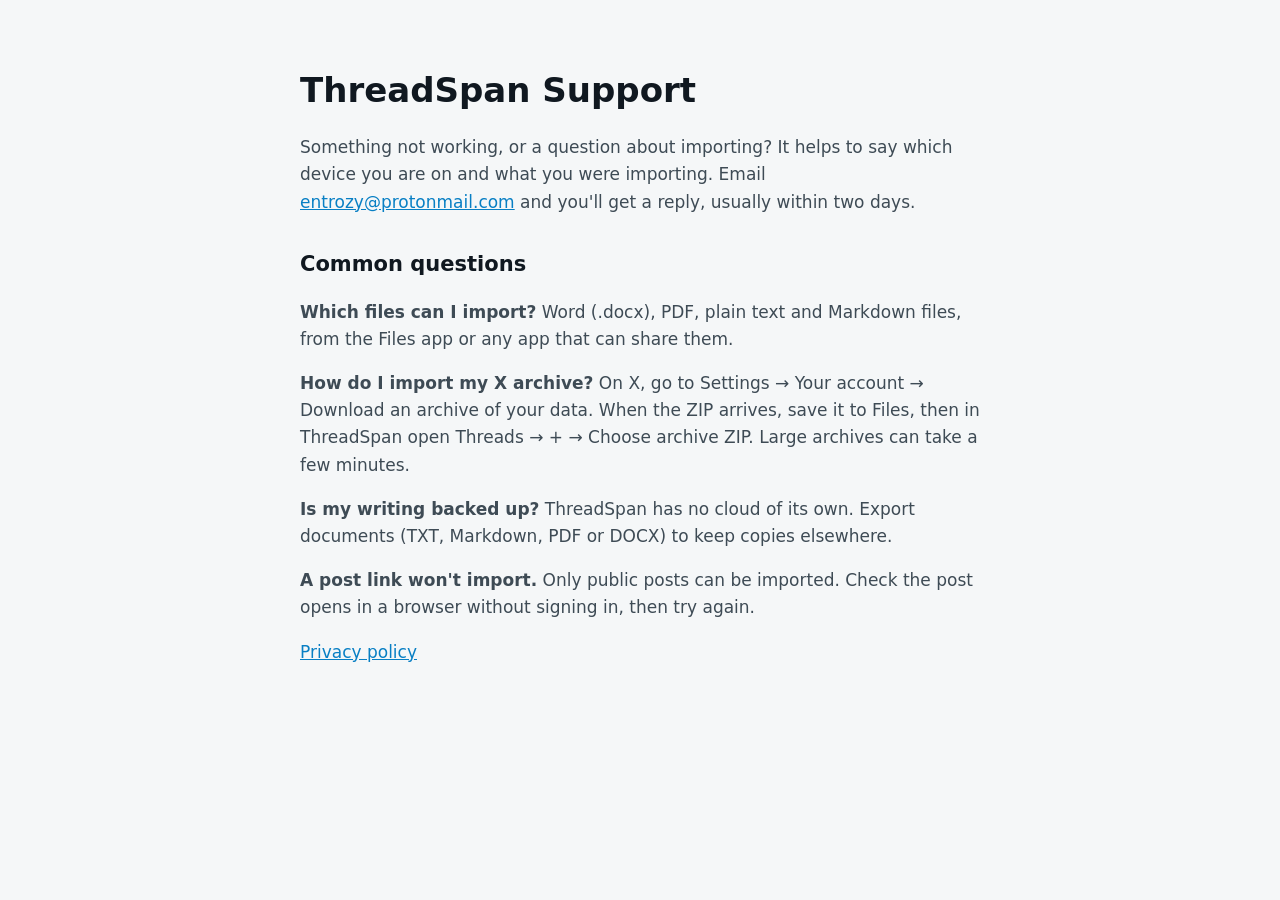
<file: index.html>
<!doctype html>
<html lang="en">
<head>
<meta charset="utf-8">
<meta name="viewport" content="width=device-width, initial-scale=1">
<title>ThreadSpan Support</title>
<link rel="stylesheet" href="style.css">
</head>
<body>
<main>
<h1>ThreadSpan Support</h1>

  <p>Something not working, or a question about importing? It helps to say which device you are on and what you were importing. Email <a href="mailto:entrozy@protonmail.com">entrozy@protonmail.com</a> and you'll get a reply, usually within two days.</p>

  <h2>Common questions</h2>
  <p><strong>Which files can I import?</strong> Word (.docx), PDF, plain text and Markdown files, from the Files app or any app that can share them.</p>
  <p><strong>How do I import my X archive?</strong> On X, go to Settings &rarr; Your account &rarr; Download an archive of your data. When the ZIP arrives, save it to Files, then in ThreadSpan open Threads &rarr; + &rarr; Choose archive ZIP. Large archives can take a few minutes.</p>
  <p><strong>Is my writing backed up?</strong> ThreadSpan has no cloud of its own. Export documents (TXT, Markdown, PDF or DOCX) to keep copies elsewhere.</p>
  <p><strong>A post link won't import.</strong> Only public posts can be imported. Check the post opens in a browser without signing in, then try again.</p>

  <p><a href="privacy-policy.html">Privacy policy</a></p>
</main>
</body>
</html>
</file>
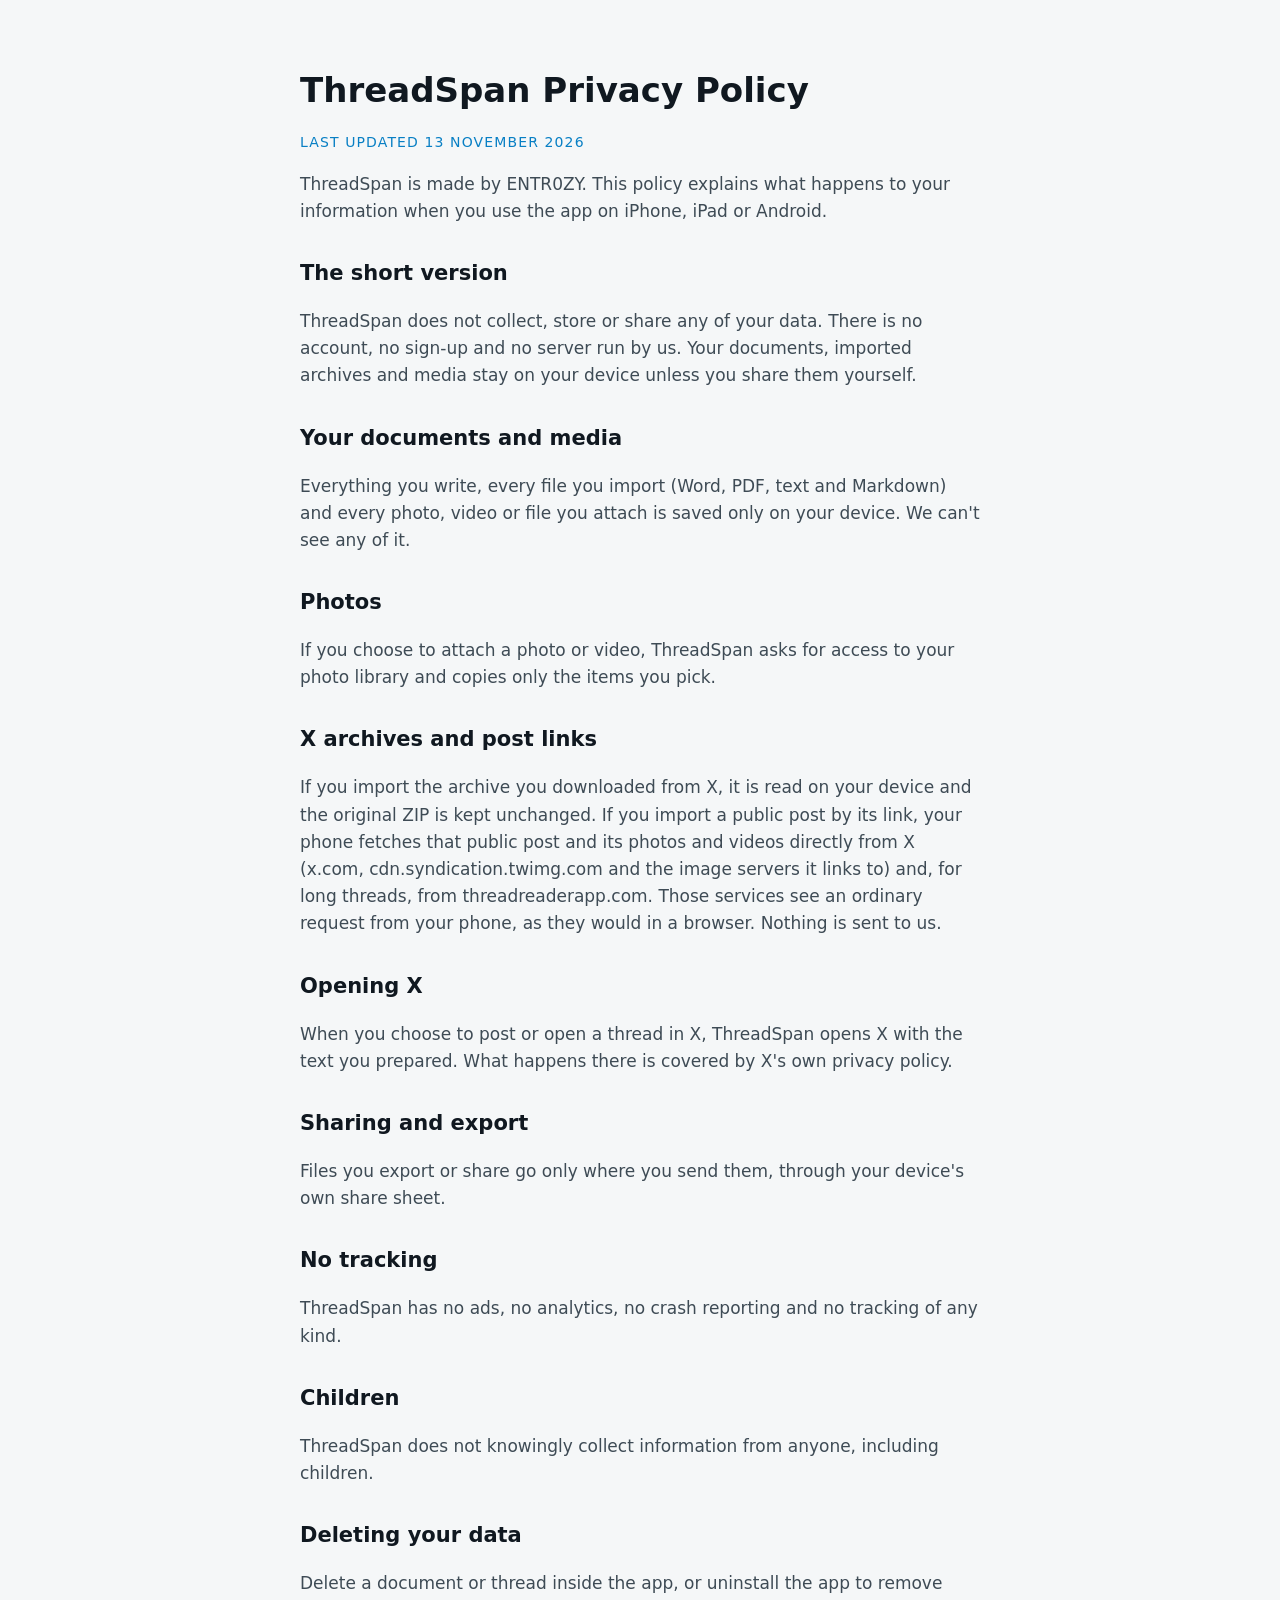
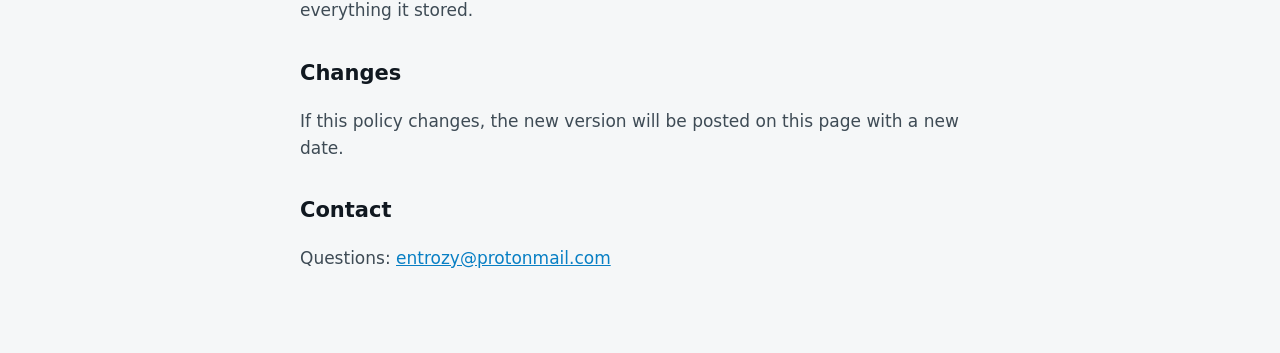
<file: privacy-policy.html>
<!doctype html>
<html lang="en">
<head>
<meta charset="utf-8">
<meta name="viewport" content="width=device-width, initial-scale=1">
<title>ThreadSpan Privacy Policy</title>
<link rel="stylesheet" href="style.css">
</head>
<body>
<main>
<h1>ThreadSpan Privacy Policy</h1>
  <p class="date">Last updated 13 November 2026</p>

  <p>ThreadSpan is made by ENTR0ZY. This policy explains what happens to your information when you use the app on iPhone, iPad or Android.</p>

  <h2>The short version</h2>
  <p>ThreadSpan does not collect, store or share any of your data. There is no account, no sign-up and no server run by us. Your documents, imported archives and media stay on your device unless you share them yourself.</p>

  <h2>Your documents and media</h2>
  <p>Everything you write, every file you import (Word, PDF, text and Markdown) and every photo, video or file you attach is saved only on your device. We can't see any of it.</p>

  <h2>Photos</h2>
  <p>If you choose to attach a photo or video, ThreadSpan asks for access to your photo library and copies only the items you pick.</p>

  <h2>X archives and post links</h2>
  <p>If you import the archive you downloaded from X, it is read on your device and the original ZIP is kept unchanged. If you import a public post by its link, your phone fetches that public post and its photos and videos directly from X (x.com, cdn.syndication.twimg.com and the image servers it links to) and, for long threads, from threadreaderapp.com. Those services see an ordinary request from your phone, as they would in a browser. Nothing is sent to us.</p>

  <h2>Opening X</h2>
  <p>When you choose to post or open a thread in X, ThreadSpan opens X with the text you prepared. What happens there is covered by X's own privacy policy.</p>

  <h2>Sharing and export</h2>
  <p>Files you export or share go only where you send them, through your device's own share sheet.</p>

  <h2>No tracking</h2>
  <p>ThreadSpan has no ads, no analytics, no crash reporting and no tracking of any kind.</p>

  <h2>Children</h2>
  <p>ThreadSpan does not knowingly collect information from anyone, including children.</p>

  <h2>Deleting your data</h2>
  <p>Delete a document or thread inside the app, or uninstall the app to remove everything it stored.</p>

  <h2>Changes</h2>
  <p>If this policy changes, the new version will be posted on this page with a new date.</p>

  <h2>Contact</h2>
  <p>Questions: <a href="mailto:entrozy@protonmail.com">entrozy@protonmail.com</a></p>
</main>
</body>
</html>
</file>
<file: style.css>
:root { --bg: #F5F7F8; --text: #101820; --body: #3E4B55; --accent: #087FC4; }
@media (prefers-color-scheme: dark) { :root { --bg: #071016; --text: #F5F8FA; --body: #A3B0B9; --accent: #2CA7FF; } }
body { margin: 0; background: var(--bg); color: var(--body); font: 17px/1.6 -apple-system, system-ui, sans-serif; }
main { max-width: 680px; margin: 0 auto; padding: 40px 16px 64px; }
h1, h2 { color: var(--text); }
h1 { font-size: 34px; margin-bottom: 4px; }
h2 { font-size: 21px; margin-top: 32px; }
a { color: var(--accent); }
.date { color: var(--accent); font-size: 14px; letter-spacing: .08em; text-transform: uppercase; }
</file>
